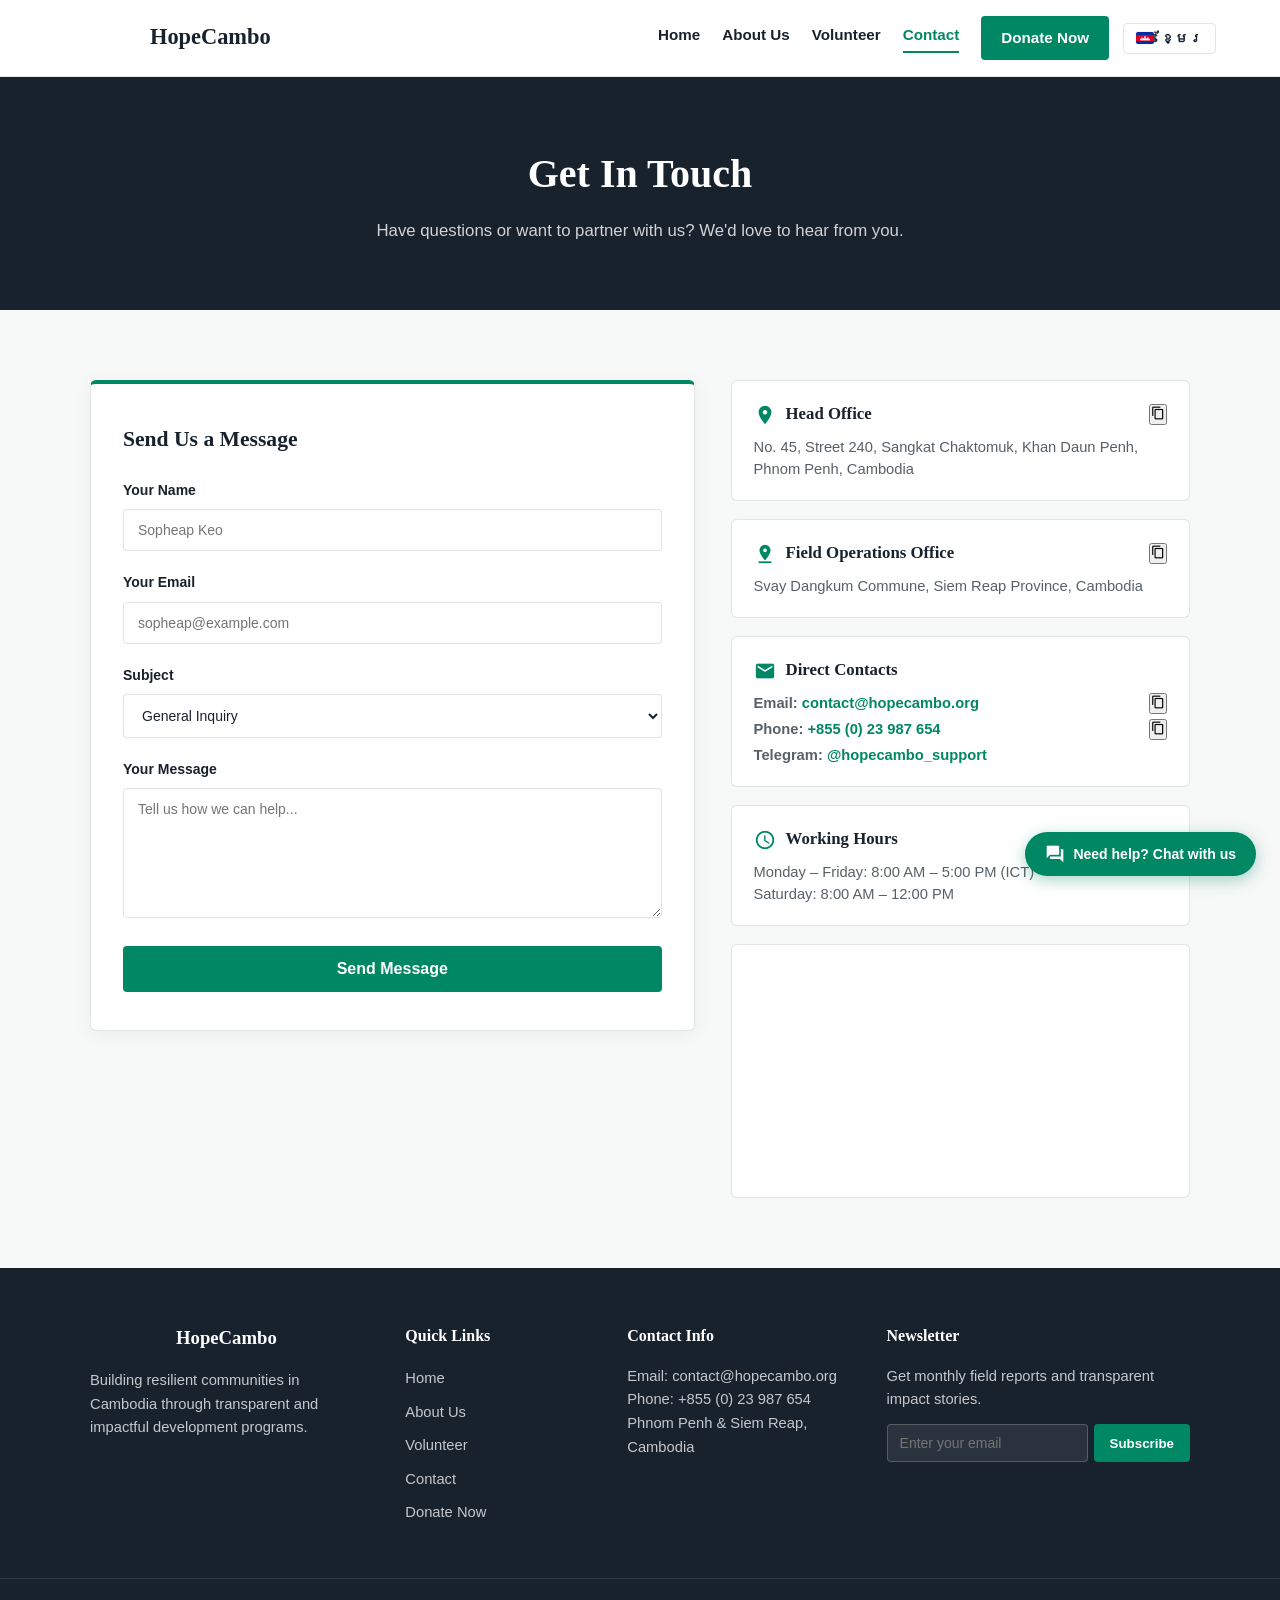
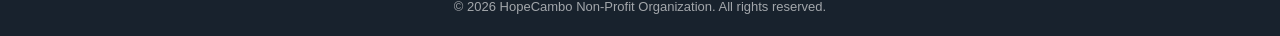
<file: contact.html>
<!DOCTYPE html>
<html lang="en">
<head>
    <meta charset="UTF-8">
    <meta name="viewport" content="width=device-width, initial-scale=1.0">
    <title>Contact Us - Hope Cambo</title>
    <!-- Google Fonts: Kantumruy Pro & Material Icons -->
    <link rel="preconnect" href="https://fonts.googleapis.com">
    <link rel="preconnect" href="https://fonts.gstatic.com" crossorigin>
    <link href="https://fonts.googleapis.com/css2?family=Kantumruy+Pro:wght@400;600;700&display=swap" rel="stylesheet">
    <link rel="stylesheet" href="https://fonts.googleapis.com/icon?family=Material+Icons">
    <link rel="stylesheet" href="shared.css">
    <link rel="stylesheet" href="contact.css">
</head>
<body>

    <!-- Header Section -->
    <header class="header">
        <div class="logo">
            <a href="index.html"><span class="material-icons logo-icon">eco</span> HopeCambo</a>
        </div>
        
        <button class="menu-toggle" aria-label="Toggle navigation">
            <span class="material-icons">menu</span>
        </button>

        <nav class="nav">
            <a href="index.html" data-i18n="nav_home">Home</a>
            <a href="about.html" data-i18n="nav_about">About Us</a>
            <a href="volunteer.html" data-i18n="nav_volunteer">Volunteer</a>
            <a href="contact.html" class="active" data-i18n="nav_contact">Contact</a>
            <a href="donate.html" class="donate-btn" data-i18n="nav_donate">Donate Now</a>
            <button class="lang-toggle" id="langToggle" aria-label="Switch to Khmer" title="ប្តូរទៅភាសាខ្មែរ (Switch to Khmer)">
                <svg class="flag-icon" viewBox="0 0 30 20" width="18" height="12" aria-hidden="true"><rect width="30" height="20" fill="#032ea1"/><rect y="5" width="30" height="10" fill="#e00025"/><g fill="#ffffff"><rect x="7" y="11" width="16" height="3"/><rect x="9" y="10" width="12" height="1"/><polygon points="15,6 13,10 17,10"/><polygon points="10,8 9,10 11,10"/><polygon points="20,8 19,10 21,10"/></g></svg>
                <span>ខ្មែរ</span>
            </button>
        </nav>
    </header>

    <main>
        <!-- Page Title -->
        <section class="page-title">
            <h1 data-i18n="contact_title">Get In Touch</h1>
            <p data-i18n="contact_sub">Have questions or want to partner with us? We'd love to hear from you.</p>
        </section>

        <!-- Contact Section -->
        <section class="contact-section">
            <div class="container contact-grid">
                
                <!-- Contact Form Box -->
                <div class="contact-form-box reveal">
                    <h3 data-i18n="contact_form_title">Send Us a Message</h3>
                    <form id="contactForm">
                        <div class="form-group">
                            <label for="contactName" data-i18n="contact_name_lbl">Your Name</label>
                            <input type="text" id="contactName" placeholder="Sopheap Keo" required>
                        </div>

                        <div class="form-group">
                            <label for="contactEmail" data-i18n="contact_email_lbl">Your Email</label>
                            <input type="email" id="contactEmail" placeholder="sopheap@example.com" required>
                        </div>

                        <div class="form-group">
                            <label for="contactSubject" data-i18n="contact_subject_lbl">Subject</label>
                            <select id="contactSubject">
                                <option value="general" data-i18n="contact_subject_opt1">General Inquiry</option>
                                <option value="partnership" data-i18n="contact_subject_opt2">Partnership Opportunity</option>
                                <option value="donation" data-i18n="contact_subject_opt3">Donation Question</option>
                                <option value="volunteer" data-i18n="contact_subject_opt4">Volunteer Information</option>
                                <option value="media" data-i18n="contact_subject_opt5">Media & Press</option>
                            </select>
                        </div>

                        <div class="form-group">
                            <label for="contactMsg" data-i18n="contact_msg_lbl">Your Message</label>
                            <textarea id="contactMsg" placeholder="Tell us how we can help..." required></textarea>
                        </div>

                        <button type="submit" class="submit-btn" data-i18n="contact_submit_btn">Send Message</button>
                    </form>
                </div>

                <!-- Contact Info Sidebar -->
                <div class="contact-info-sidebar reveal reveal-delay-1">
                    <div class="info-card">
                        <div style="display: flex; justify-content: space-between; align-items: center; margin-bottom: 8px;">
                            <h4 style="margin-bottom: 0;"><span class="material-icons">location_on</span> <span data-i18n="contact_office_h">Head Office</span></h4>
                            <button type="button" class="copy-chip" data-copy="No. 45, Street 240, Sangkat Chaktomuk, Khan Daun Penh, Phnom Penh, Cambodia" title="Copy Address">
                                <span class="material-icons" style="font-size: 14px;">content_copy</span>
                            </button>
                        </div>
                        <p data-i18n="contact_office_p">No. 45, Street 240, Sangkat Chaktomuk, Khan Daun Penh, Phnom Penh, Cambodia</p>
                    </div>

                    <div class="info-card">
                        <div style="display: flex; justify-content: space-between; align-items: center; margin-bottom: 8px;">
                            <h4 style="margin-bottom: 0;"><span class="material-icons">pin_drop</span> <span data-i18n="contact_field_h">Field Operations Office</span></h4>
                            <button type="button" class="copy-chip" data-copy="Svay Dangkum Commune, Siem Reap Province, Cambodia" title="Copy Address">
                                <span class="material-icons" style="font-size: 14px;">content_copy</span>
                            </button>
                        </div>
                        <p data-i18n="contact_field_p">Svay Dangkum Commune, Siem Reap Province, Cambodia</p>
                    </div>

                    <div class="info-card">
                        <h4><span class="material-icons">email</span> <span>Direct Contacts</span></h4>
                        <p style="display: flex; align-items: center; justify-content: space-between;">
                            <span><strong>Email:</strong> <a href="mailto:contact@hopecambo.org">contact@hopecambo.org</a></span>
                            <button type="button" class="copy-chip" data-copy="contact@hopecambo.org" title="Copy Email">
                                <span class="material-icons" style="font-size: 14px;">content_copy</span>
                            </button>
                        </p>
                        <p style="display: flex; align-items: center; justify-content: space-between; margin-top: 4px;">
                            <span><strong>Phone:</strong> <a href="tel:+85523987654">+855 (0) 23 987 654</a></span>
                            <button type="button" class="copy-chip" data-copy="+85523987654" title="Copy Phone">
                                <span class="material-icons" style="font-size: 14px;">content_copy</span>
                            </button>
                        </p>
                        <p style="margin-top: 4px;"><strong>Telegram:</strong> <a href="https://t.me/hopecambo_support" target="_blank" rel="noopener">@hopecambo_support</a></p>
                    </div>

                    <div class="info-card">
                        <h4><span class="material-icons">schedule</span> <span>Working Hours</span></h4>
                        <p>Monday – Friday: 8:00 AM – 5:00 PM (ICT)</p>
                        <p>Saturday: 8:00 AM – 12:00 PM</p>
                    </div>

                    <div class="map-card">
                        <iframe 
                            title="HopeCambo Location Map"
                            src="https://www.google.com/maps/embed?pb=!1m18!1m12!1m3!1d125134.99120610543!2d104.83281005!3d11.57966355!2m3!1f0!2f0!3f0!3m2!1i1024!2i768!4f13.1!3m3!1m2!1s0x3109513dc76a6be3%3A0x9c010ee85ab525bb!2sPhnom%20Penh%2C%20Cambodia!5e0!3m2!1sen!2skh!4v1700000000000!5m2!1sen!2skh"
                            loading="lazy">
                        </iframe>
                    </div>
                </div>

            </div>
        </section>

        <!-- Message Confirmation Modal -->
        <div class="checkout-modal" id="contactSuccessModal" aria-hidden="true" role="dialog" aria-modal="true">
            <div class="checkout-box">
                <button class="modal-close" id="contactSuccessClose" aria-label="Close modal">&times;</button>
                <span class="material-icons success-icon">check_circle</span>
                <h3 data-i18n="contact_success_title">Message Sent Successfully!</h3>
                <p style="color: var(--c-muted); font-size: 14px; margin-bottom: 20px;" data-i18n="contact_success_desc">Thank you for reaching out. Our team in Phnom Penh will review your message and respond within 24-48 hours.</p>
                <a href="index.html" class="submit-btn" style="display: block; text-decoration: none; margin-bottom: 10px;" data-i18n="thank_close_btn">Return to Home</a>
                <button type="button" class="btn btn-outline" id="contactDismissBtn" style="width: 100%; border: 1px solid var(--c-border); background: transparent; padding: 10px; border-radius: 4px; font-weight: 600; cursor: pointer; color: var(--c-dark);" data-i18n="close_modal_btn">Close</button>
            </div>
        </div>
    </main>

    <!-- Footer Section with Newsletter -->
    <footer class="footer">
        <div class="container footer-content">
            <div class="footer-col">
                <h3><span class="material-icons footer-logo-icon">eco</span> HopeCambo</h3>
                <p data-i18n="footer_desc">Building resilient communities in Cambodia through transparent and impactful development programs.</p>
            </div>
            <div class="footer-col">
                <h4 data-i18n="footer_quick_links">Quick Links</h4>
                <ul>
                    <li><a href="index.html" data-i18n="nav_home">Home</a></li>
                    <li><a href="about.html" data-i18n="nav_about">About Us</a></li>
                    <li><a href="volunteer.html" data-i18n="nav_volunteer">Volunteer</a></li>
                    <li><a href="contact.html" data-i18n="nav_contact">Contact</a></li>
                    <li><a href="donate.html" data-i18n="nav_donate">Donate</a></li>
                </ul>
            </div>
            <div class="footer-col">
                <h4 data-i18n="footer_contact_title">Contact Info</h4>
                <p data-i18n="footer_email">Email: contact@hopecambo.org</p>
                <p data-i18n="footer_phone">Phone: +855 (0) 23 987 654</p>
                <p data-i18n="footer_address">Phnom Penh & Siem Reap, Cambodia</p>
            </div>
            <div class="footer-col">
                <h4 data-i18n="footer_news_title">Newsletter</h4>
                <p data-i18n="footer_news_sub">Get monthly field reports and transparent impact stories.</p>
                <form class="newsletter-form" id="newsletterForm">
                    <div class="newsletter-input-group">
                        <input type="email" id="newsletterEmail" class="newsletter-input" placeholder="Enter your email" data-i18n-ph="footer_news_ph" required>
                        <button type="submit" class="newsletter-btn" data-i18n="footer_news_btn">Subscribe</button>
                    </div>
                    <div class="newsletter-feedback" id="newsletterFeedback"></div>
                </form>
            </div>
        </div>
        <div class="footer-bottom">
            <p data-i18n="footer_rights">&copy; 2026 HopeCambo Non-Profit Organization. All rights reserved.</p>
        </div>
    </footer>

    <!-- Translations & Script -->
    <script src="translations.js"></script>
    <script>
        // One-click Copy for Contacts
        document.querySelectorAll('.copy-chip').forEach(btn => {
            btn.addEventListener('click', (e) => {
                e.preventDefault();
                const text = btn.getAttribute('data-copy');
                if (text) {
                    navigator.clipboard.writeText(text).then(() => {
                        const msg = (currentLang === 'km' && translations.km.copied_toast) ? translations.km.copied_toast : 'Copied to clipboard!';
                        showToast(msg);
                    });
                }
            });
        });

        // Contact Form Submission & Modal Controls
        const contactForm = document.getElementById('contactForm');
        const contactSuccessModal = document.getElementById('contactSuccessModal');
        const contactSuccessClose = document.getElementById('contactSuccessClose');
        const contactDismissBtn = document.getElementById('contactDismissBtn');

        function closeContactModal() {
            if (contactSuccessModal) {
                contactSuccessModal.classList.remove('active');
                contactSuccessModal.setAttribute('aria-hidden', 'true');
            }
        }

        if (contactForm && contactSuccessModal) {
            contactForm.addEventListener('submit', (e) => {
                e.preventDefault();
                contactSuccessModal.classList.add('active');
                contactSuccessModal.setAttribute('aria-hidden', 'false');
                contactForm.reset();
            });
        }

        if (contactSuccessClose) contactSuccessClose.addEventListener('click', closeContactModal);
        if (contactDismissBtn) contactDismissBtn.addEventListener('click', closeContactModal);

        if (contactSuccessModal) {
            contactSuccessModal.addEventListener('click', (e) => {
                if (e.target === contactSuccessModal) closeContactModal();
            });
        }

        document.addEventListener('keydown', (e) => {
            if (e.key === 'Escape' && contactSuccessModal && contactSuccessModal.classList.contains('active')) {
                closeContactModal();
            }
        });
    </script>
</body>
</html>
</file>
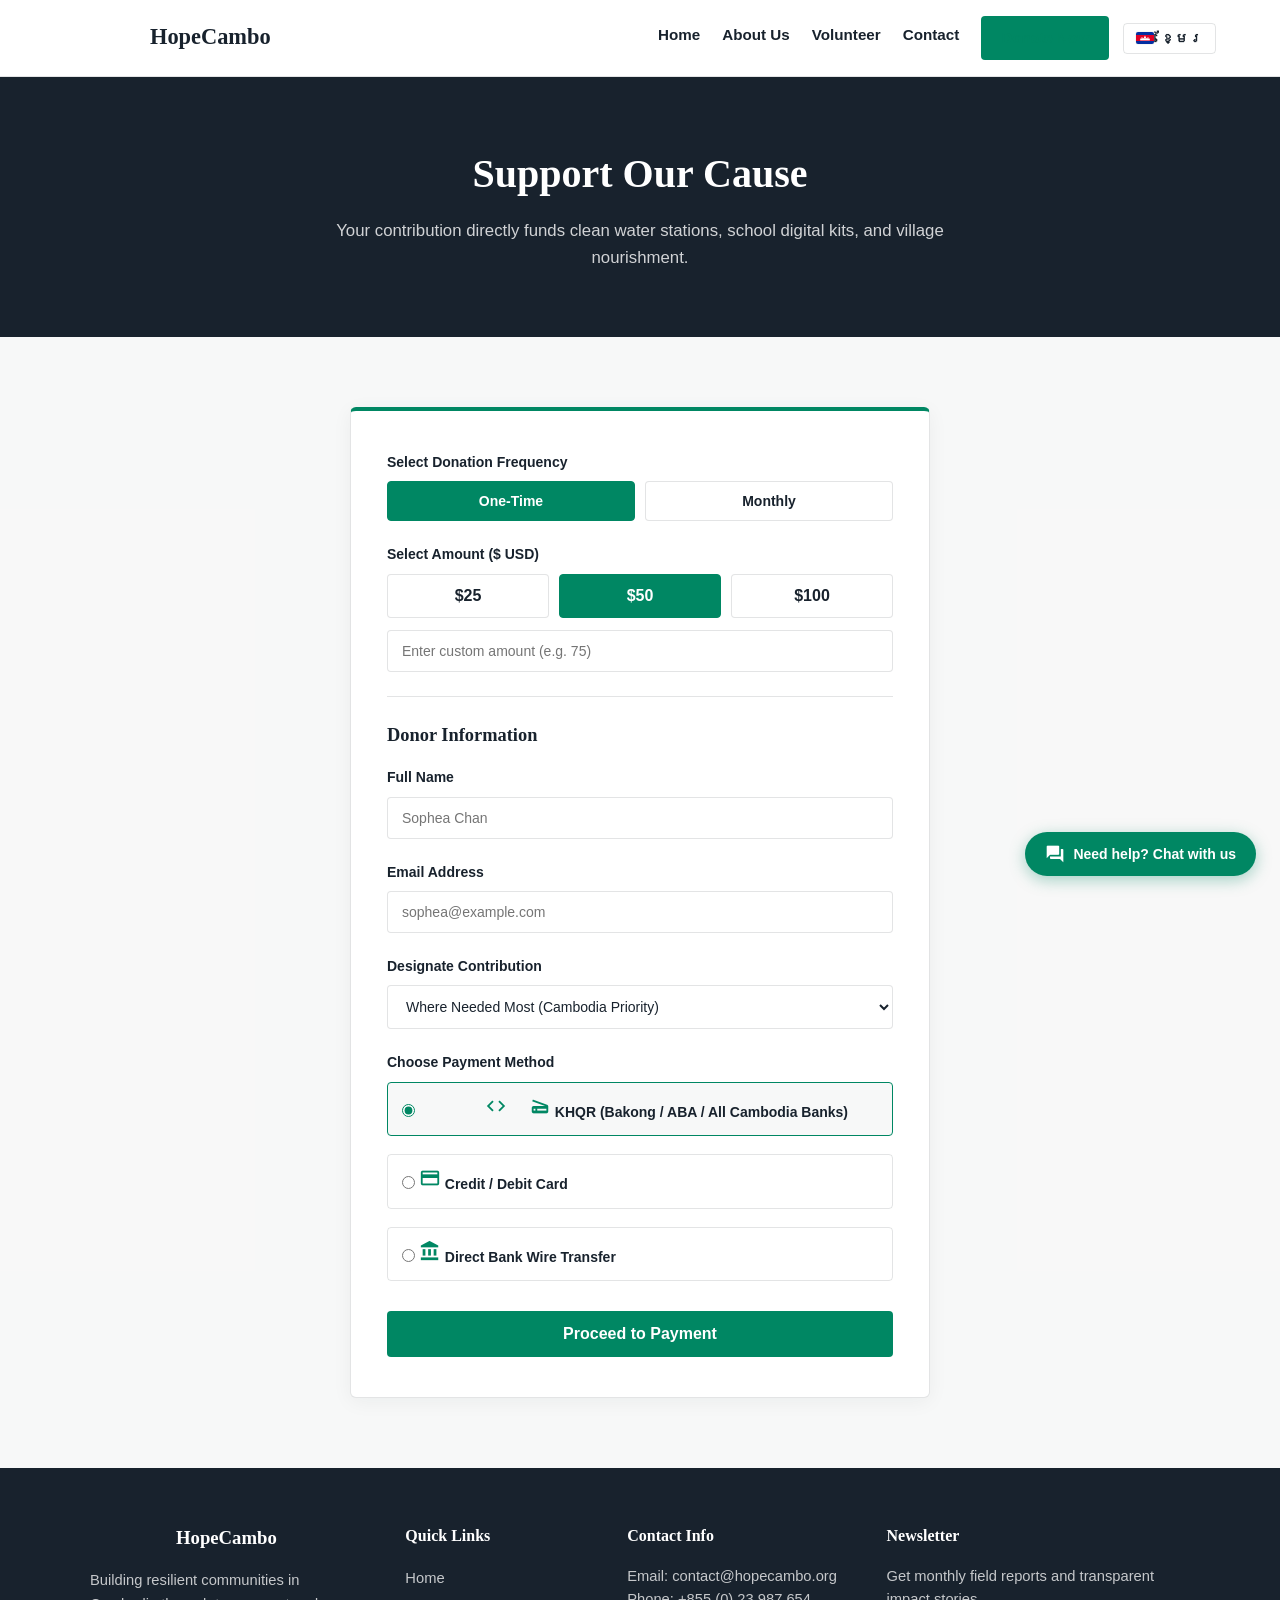
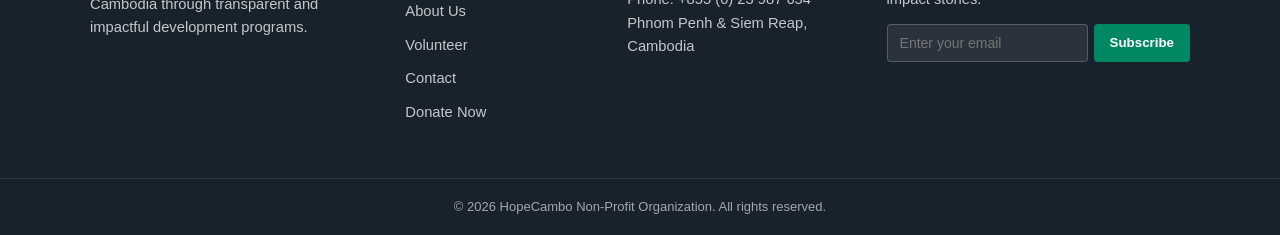
<file: donate.html>
<!DOCTYPE html>
<html lang="en">
<head>
    <meta charset="UTF-8">
    <meta name="viewport" content="width=device-width, initial-scale=1.0">
    <title>Donate - Hope Cambo</title>
    <!-- Google Fonts: Kantumruy Pro & Material Icons -->
    <link rel="preconnect" href="https://fonts.googleapis.com">
    <link rel="preconnect" href="https://fonts.gstatic.com" crossorigin>
    <link href="https://fonts.googleapis.com/css2?family=Kantumruy+Pro:wght@400;600;700&display=swap" rel="stylesheet">
    <link rel="stylesheet" href="https://fonts.googleapis.com/icon?family=Material+Icons">
    <link rel="stylesheet" href="shared.css">
    <link rel="stylesheet" href="donate.css">
</head>
<body>

    <!-- Header Section -->
    <header class="header">
        <div class="logo">
            <a href="index.html"><span class="material-icons logo-icon">eco</span> HopeCambo</a>
        </div>
        
        <button class="menu-toggle" aria-label="Toggle navigation">
            <span class="material-icons">menu</span>
        </button>

        <nav class="nav">
            <a href="index.html" data-i18n="nav_home">Home</a>
            <a href="about.html" data-i18n="nav_about">About Us</a>
            <a href="volunteer.html" data-i18n="nav_volunteer">Volunteer</a>
            <a href="contact.html" data-i18n="nav_contact">Contact</a>
            <a href="donate.html" class="donate-btn active" data-i18n="nav_donate">Donate Now</a>
            <button class="lang-toggle" id="langToggle" aria-label="Switch to Khmer" title="ប្តូរទៅភាសាខ្មែរ (Switch to Khmer)">
                <svg class="flag-icon" viewBox="0 0 30 20" width="18" height="12" aria-hidden="true"><rect width="30" height="20" fill="#032ea1"/><rect y="5" width="30" height="10" fill="#e00025"/><g fill="#ffffff"><rect x="7" y="11" width="16" height="3"/><rect x="9" y="10" width="12" height="1"/><polygon points="15,6 13,10 17,10"/><polygon points="10,8 9,10 11,10"/><polygon points="20,8 19,10 21,10"/></g></svg>
                <span>ខ្មែរ</span>
            </button>
        </nav>
    </header>

    <main>
        <!-- Page Title -->
        <section class="page-title reveal">
            <h1 data-i18n="donate_banner_title">Support Our Cause</h1>
            <p data-i18n="donate_banner_sub">Your contribution directly funds clean water stations, school digital kits, and village nourishment.</p>
        </section>

        <!-- Donation Form Section -->
        <section class="form-section">
            <div class="form-box reveal">
                <form id="donationForm">
                    <!-- Frequency Options -->
                    <div class="form-group">
                        <label data-i18n="donate_freq_lbl">Select Donation Frequency</label>
                        <div class="freq-options">
                            <button type="button" class="freq-btn active" data-freq="once" data-i18n="donate_freq_once">One-Time</button>
                            <button type="button" class="freq-btn" data-freq="month" data-i18n="donate_freq_month">Monthly</button>
                        </div>
                    </div>

                    <!-- Preset Amounts -->
                    <div class="form-group">
                        <label data-i18n="donate_amt_lbl">Select Amount ($ USD)</label>
                        <div class="amount-options">
                            <button type="button" class="amount-btn" data-amt="25">$25</button>
                            <button type="button" class="amount-btn active" data-amt="50">$50</button>
                            <button type="button" class="amount-btn" data-amt="100">$100</button>
                        </div>
                        <input type="number" id="customAmount" class="form-control" placeholder="Or enter custom amount (e.g. 75)" data-i18n-ph="donate_custom_ph" min="1">
                    </div>

                    <hr>

                    <!-- User Information -->
                    <h3 style="font-size: 1.15rem; margin-bottom: 16px; color: var(--c-dark);" data-i18n="donate_info_h">Donor Information</h3>

                    <div class="form-group">
                        <label for="fullName" data-i18n="donate_name_lbl">Full Name</label>
                        <input type="text" id="fullName" name="full_name" placeholder="Sophea Chan" required>
                    </div>

                    <div class="form-group">
                        <label for="email" data-i18n="donate_email_lbl">Email Address</label>
                        <input type="email" id="email" name="email" placeholder="sophea@example.com" required>
                    </div>

                    <div class="form-group">
                        <label for="campaignSelect" data-i18n="donate_camp_lbl">Designate Contribution</label>
                        <select id="campaignSelect" name="campaign">
                            <option value="general" data-i18n="donate_camp_gen">Where Needed Most (Cambodia Priority)</option>
                            <option value="water" data-i18n="donate_camp_water">Clean Water for Siem Reap Schools</option>
                            <option value="digital" data-i18n="donate_camp_edu">Digital Classrooms in Battambang</option>
                            <option value="food" data-i18n="donate_camp_food">Emergency Food & Seed Assistance</option>
                            <option value="health" data-i18n="donate_camp_health">Solar Power for Rural Health Clinics</option>
                            <option value="women" data-i18n="donate_camp_women">Clean Water Artisan & Weaving Micro-Grants</option>
                            <option value="sanitation" data-i18n="donate_camp_sanitation">Eco-Friendly School Sanitation Blocks</option>
                        </select>
                    </div>

                    <!-- Payment Method -->
                    <div class="form-group">
                        <label data-i18n="donate_method_lbl">Choose Payment Method</label>
                        <div class="payment-methods">
                            <label class="payment-card active" data-method="khqr">
                                <input type="radio" name="payment_method" value="khqr" checked>
                                <span class="material-icons">qr_code_scanner</span>
                                <span data-i18n="donate_method_khqr">KHQR (Bakong / ABA / All Cambodia Banks)</span>
                            </label>
                            <label class="payment-card" data-method="card">
                                <input type="radio" name="payment_method" value="card">
                                <span class="material-icons">credit_card</span>
                                <span data-i18n="donate_method_card">Credit / Debit Card</span>
                            </label>
                            <label class="payment-card" data-method="bank">
                                <input type="radio" name="payment_method" value="bank">
                                <span class="material-icons">account_balance</span>
                                <span data-i18n="donate_method_bank">Direct Bank Wire Transfer</span>
                            </label>
                        </div>

                        <!-- Card Payment Details Panel -->
                        <div class="payment-detail-panel" id="cardDetailPanel">
                            <h4 data-i18n="card_info_h">Card Payment Details</h4>
                            <div class="form-group" style="margin-bottom: 12px;">
                                <label for="cardNumber" data-i18n="card_num_lbl">Card Number</label>
                                <input type="text" id="cardNumber" placeholder="1234 5678 9012 3456" maxlength="19">
                            </div>
                            <div class="card-inputs-grid" style="margin-bottom: 12px;">
                                <div>
                                    <label for="cardExp" data-i18n="card_exp_lbl">Expiry (MM/YY)</label>
                                    <input type="text" id="cardExp" placeholder="MM/YY" maxlength="5">
                                </div>
                                <div>
                                    <label for="cardCvv" data-i18n="card_cvv_lbl">CVV / CVC</label>
                                    <input type="password" id="cardCvv" placeholder="123" maxlength="4">
                                </div>
                            </div>
                            <div class="form-group" style="margin-bottom: 0;">
                                <label for="cardName" data-i18n="card_name_lbl">Cardholder Name</label>
                                <input type="text" id="cardName" placeholder="Full Name on Card">
                            </div>
                        </div>

                        <!-- Bank Wire Transfer Details Panel -->
                        <div class="payment-detail-panel" id="bankDetailPanel">
                            <h4 data-i18n="bank_info_h">Cambodian Direct Bank Transfer Details</h4>
                            <p data-i18n="bank_info_desc">Please transfer to our certified NGO account via ABA or ACLEDA, then click confirm below.</p>
                            
                            <div class="bank-detail-list">
                                <div class="bank-detail-item">
                                    <div>
                                        <span class="bank-detail-label" data-i18n="bank_aba_usd_lbl">ABA Bank USD</span>
                                        <span class="bank-detail-val">001 892 456</span>
                                    </div>
                                    <button type="button" class="copy-chip" data-copy="001892456">
                                        <span class="material-icons" style="font-size: 14px;">content_copy</span>
                                        <span data-i18n="copy_btn">Copy</span>
                                    </button>
                                </div>
                                <div class="bank-detail-item">
                                    <div>
                                        <span class="bank-detail-label" data-i18n="bank_aba_khr_lbl">ABA Bank KHR</span>
                                        <span class="bank-detail-val">001 892 457</span>
                                    </div>
                                    <button type="button" class="copy-chip" data-copy="001892457">
                                        <span class="material-icons" style="font-size: 14px;">content_copy</span>
                                        <span data-i18n="copy_btn">Copy</span>
                                    </button>
                                </div>
                                <div class="bank-detail-item">
                                    <div>
                                        <span class="bank-detail-label">Beneficiary Name</span>
                                        <span class="bank-detail-val" data-i18n="bank_account_name">HopeCambo Community Foundation</span>
                                    </div>
                                </div>
                                <div class="bank-detail-item">
                                    <div>
                                        <span class="bank-detail-label" data-i18n="bank_swift_lbl">SWIFT / BIC</span>
                                        <span class="bank-detail-val">ABACPPPH</span>
                                    </div>
                                    <button type="button" class="copy-chip" data-copy="ABACPPPH">
                                        <span class="material-icons" style="font-size: 14px;">content_copy</span>
                                        <span data-i18n="copy_btn">Copy</span>
                                    </button>
                                </div>
                            </div>
                        </div>
                    </div>

                    <button type="submit" class="submit-btn" id="proceedBtn" data-i18n="donate_submit_btn">Proceed to Payment</button>
                </form>
            </div>
        </section>

        <!-- KHQR Payment Modal -->
        <div class="checkout-modal" id="khqrModal" aria-hidden="true" role="dialog" aria-modal="true">
            <div class="checkout-box">
                <button class="modal-close" id="khqrClose" aria-label="Close KHQR modal">&times;</button>
                <span class="khqr-badge">KHQR</span>
                <h3 data-i18n="khqr_modal_title">Scan KHQR to Donate</h3>
                <p style="font-size: 13px; color: var(--c-muted); margin-bottom: 12px;" data-i18n="khqr_modal_sub">Scan with Bakong, ABA Mobile, or any Cambodian banking app.</p>
                
                <div class="khqr-amount-display" id="modalAmountDisplay">$50.00 USD</div>
                <div style="font-size: 13px; color: var(--c-muted); margin-bottom: 10px;" id="modalKhrDisplay">~ 205,000 KHR</div>

                <!-- Styled SVG KHQR Pattern -->
                <div class="khqr-qr-container">
                    <svg viewBox="0 0 100 100" width="100%" height="100%">
                        <!-- Corner Markers -->
                        <rect x="5" y="5" width="26" height="26" fill="#18222d" />
                        <rect x="9" y="9" width="18" height="18" fill="#ffffff" />
                        <rect x="13" y="13" width="10" height="10" fill="#e11d48" />

                        <rect x="69" y="5" width="26" height="26" fill="#18222d" />
                        <rect x="73" y="9" width="18" height="18" fill="#ffffff" />
                        <rect x="77" y="13" width="10" height="10" fill="#e11d48" />

                        <rect x="5" y="69" width="26" height="26" fill="#18222d" />
                        <rect x="9" y="73" width="18" height="18" fill="#ffffff" />
                        <rect x="13" y="77" width="10" height="10" fill="#e11d48" />

                        <!-- Center Logo Mock -->
                        <rect x="42" y="42" width="16" height="16" fill="#008763" rx="3" />
                        <text x="50" y="53" fill="#ffffff" font-size="9" font-family="sans-serif" text-anchor="middle" font-weight="bold">HC</text>

                        <!-- Simulated Data Dots -->
                        <rect x="36" y="8" width="6" height="6" fill="#18222d"/>
                        <rect x="46" y="14" width="6" height="6" fill="#18222d"/>
                        <rect x="56" y="8" width="6" height="6" fill="#18222d"/>
                        <rect x="36" y="24" width="6" height="6" fill="#18222d"/>
                        <rect x="56" y="24" width="6" height="6" fill="#18222d"/>
                        <rect x="8" y="36" width="6" height="6" fill="#18222d"/>
                        <rect x="22" y="44" width="6" height="6" fill="#18222d"/>
                        <rect x="14" y="54" width="6" height="6" fill="#18222d"/>
                        <rect x="68" y="36" width="6" height="6" fill="#18222d"/>
                        <rect x="84" y="44" width="6" height="6" fill="#18222d"/>
                        <rect x="76" y="54" width="6" height="6" fill="#18222d"/>
                        <rect x="36" y="68" width="6" height="6" fill="#18222d"/>
                        <rect x="46" y="78" width="6" height="6" fill="#18222d"/>
                        <rect x="58" y="68" width="6" height="6" fill="#18222d"/>
                        <rect x="40" y="88" width="6" height="6" fill="#18222d"/>
                        <rect x="72" y="72" width="6" height="6" fill="#18222d"/>
                        <rect x="84" y="84" width="6" height="6" fill="#18222d"/>
                        <rect x="66" y="88" width="6" height="6" fill="#18222d"/>
                    </svg>
                </div>

                <div class="khqr-live-status">
                    <span class="khqr-pulse-dot"></span>
                    <span>Awaiting live payment confirmation...</span>
                </div>

                <div class="khqr-timer">Expires in: <strong id="timer">15:00</strong></div>

                <button type="button" class="khqr-save-btn" id="saveQrBtn">
                    <span class="material-icons" style="font-size: 16px;">download</span>
                    <span data-i18n="qr_save_btn">Download / Save QR</span>
                </button>

                <button type="button" class="submit-btn" id="confirmPaymentBtn" data-i18n="khqr_scan_confirm">I Have Completed Payment</button>
            </div>
        </div>

        <!-- Thank You / Receipt Modal -->
        <div class="checkout-modal" id="thankModal" aria-hidden="true" role="dialog" aria-modal="true">
            <div class="checkout-box">
                <button class="modal-close" id="thankClose" aria-label="Close receipt modal">&times;</button>
                <span class="material-icons success-icon">check_circle</span>
                <h3 data-i18n="thank_modal_title">Thank You For Your Generosity!</h3>
                <p style="color: var(--c-muted); font-size: 14px;" data-i18n="thank_modal_sub">Your donation makes an immediate and verified difference in Cambodia.</p>

                <div class="receipt-card">
                    <div class="receipt-row">
                        <span>Transaction Reference:</span>
                        <strong id="receiptTxn">HC-2026-89412</strong>
                    </div>
                    <div class="receipt-row">
                        <span>Donor Name:</span>
                        <strong id="receiptName">Sophea Chan</strong>
                    </div>
                    <div class="receipt-row">
                        <span>Designation:</span>
                        <strong id="receiptCamp">Clean Water for Siem Reap Schools</strong>
                    </div>
                    <div class="receipt-row">
                        <span>Payment Method:</span>
                        <strong id="receiptMethod">KHQR (Bakong / ABA)</strong>
                    </div>
                    <div class="receipt-row">
                        <span>Total Paid:</span>
                        <strong id="receiptAmount">$50.00 USD</strong>
                    </div>
                </div>

                <button type="button" class="btn btn-outline" id="printReceiptBtn" style="width: 100%; border: 1px solid var(--c-primary); color: var(--c-primary); padding: 11px; border-radius: 4px; font-weight: 600; cursor: pointer; display: flex; align-items: center; justify-content: center; gap: 6px; margin-bottom: 10px; background: transparent;">
                    <span class="material-icons" style="font-size: 18px;">print</span>
                    <span data-i18n="print_receipt">Print / Save Receipt (PDF)</span>
                </button>

                <a href="index.html" class="submit-btn" style="display: block; text-decoration: none;" data-i18n="thank_close_btn">Return to Home</a>
            </div>
        </div>
    </main>

    <!-- Footer Section with Newsletter -->
    <footer class="footer">
        <div class="container footer-content">
            <div class="footer-col">
                <h3><span class="material-icons footer-logo-icon">eco</span> HopeCambo</h3>
                <p data-i18n="footer_desc">Building resilient communities in Cambodia through transparent and impactful development programs.</p>
            </div>
            <div class="footer-col">
                <h4 data-i18n="footer_quick_links">Quick Links</h4>
                <ul>
                    <li><a href="index.html" data-i18n="nav_home">Home</a></li>
                    <li><a href="about.html" data-i18n="nav_about">About Us</a></li>
                    <li><a href="volunteer.html" data-i18n="nav_volunteer">Volunteer</a></li>
                    <li><a href="contact.html" data-i18n="nav_contact">Contact</a></li>
                    <li><a href="donate.html" data-i18n="nav_donate">Donate</a></li>
                </ul>
            </div>
            <div class="footer-col">
                <h4 data-i18n="footer_contact_title">Contact Info</h4>
                <p data-i18n="footer_email">Email: contact@hopecambo.org</p>
                <p data-i18n="footer_phone">Phone: +855 (0) 23 987 654</p>
                <p data-i18n="footer_address">Phnom Penh & Siem Reap, Cambodia</p>
            </div>
            <div class="footer-col">
                <h4 data-i18n="footer_news_title">Newsletter</h4>
                <p data-i18n="footer_news_sub">Get monthly field reports and transparent impact stories.</p>
                <form class="newsletter-form" id="newsletterForm">
                    <div class="newsletter-input-group">
                        <input type="email" id="newsletterEmail" class="newsletter-input" placeholder="Enter your email" data-i18n-ph="footer_news_ph" required>
                        <button type="submit" class="newsletter-btn" data-i18n="footer_news_btn">Subscribe</button>
                    </div>
                    <div class="newsletter-feedback" id="newsletterFeedback"></div>
                </form>
            </div>
        </div>
        <div class="footer-bottom">
            <p data-i18n="footer_rights">&copy; 2026 HopeCambo Non-Profit Organization. All rights reserved.</p>
        </div>
    </footer>

    <!-- Translations & Checkout Logic -->
    <script src="translations.js"></script>
    <script>
        // Amount & Frequency selection
        let selectedAmount = 50;
        const amountBtns = document.querySelectorAll('.amount-btn');
        const customAmountInput = document.getElementById('customAmount');

        amountBtns.forEach(btn => {
            btn.addEventListener('click', () => {
                amountBtns.forEach(b => b.classList.remove('active'));
                btn.classList.add('active');
                selectedAmount = parseInt(btn.getAttribute('data-amt'), 10);
                customAmountInput.value = '';
            });
        });

        customAmountInput.addEventListener('input', () => {
            if (customAmountInput.value > 0) {
                amountBtns.forEach(b => b.classList.remove('active'));
                selectedAmount = parseFloat(customAmountInput.value);
            }
        });

        const freqBtns = document.querySelectorAll('.freq-btn');
        freqBtns.forEach(btn => {
            btn.addEventListener('click', () => {
                freqBtns.forEach(b => b.classList.remove('active'));
                btn.classList.add('active');
            });
        });

        // Payment Method Panel Toggling
        const paymentCards = document.querySelectorAll('.payment-card');
        const cardDetailPanel = document.getElementById('cardDetailPanel');
        const bankDetailPanel = document.getElementById('bankDetailPanel');

        paymentCards.forEach(card => {
            card.addEventListener('click', () => {
                paymentCards.forEach(c => c.classList.remove('active'));
                card.classList.add('active');
                card.querySelector('input').checked = true;
                const method = card.getAttribute('data-method');

                if (method === 'card') {
                    cardDetailPanel.classList.add('active');
                    bankDetailPanel.classList.remove('active');
                } else if (method === 'bank') {
                    bankDetailPanel.classList.add('active');
                    cardDetailPanel.classList.remove('active');
                } else {
                    cardDetailPanel.classList.remove('active');
                    bankDetailPanel.classList.remove('active');
                }
            });
        });

        // Card Formatting Inputs
        const cardNumberInput = document.getElementById('cardNumber');
        if (cardNumberInput) {
            cardNumberInput.addEventListener('input', (e) => {
                let v = e.target.value.replace(/\D/g, '').substring(0, 16);
                let formatted = v.match(/.{1,4}/g)?.join(' ') || v;
                e.target.value = formatted;
            });
        }

        const cardExpInput = document.getElementById('cardExp');
        if (cardExpInput) {
            cardExpInput.addEventListener('input', (e) => {
                let v = e.target.value.replace(/\D/g, '').substring(0, 4);
                if (v.length >= 3) {
                    e.target.value = v.substring(0, 2) + '/' + v.substring(2);
                } else {
                    e.target.value = v;
                }
            });
        }

        // Bank Wire Copy buttons
        document.querySelectorAll('.copy-chip').forEach(chip => {
            chip.addEventListener('click', (e) => {
                e.preventDefault();
                const copyText = chip.getAttribute('data-copy');
                if (copyText) {
                    navigator.clipboard.writeText(copyText).then(() => {
                        const msg = (currentLang === 'km' && translations.km.copied_toast) ? translations.km.copied_toast : 'Copied to clipboard!';
                        showToast(msg);
                    });
                }
            });
        });

        // KHQR Active Live Countdown Timer
        let timerSeconds = 900; // 15 mins
        let timerInterval = null;
        const timerDisplay = document.getElementById('timer');

        function startTimer() {
            timerSeconds = 900;
            clearInterval(timerInterval);
            timerInterval = setInterval(() => {
                timerSeconds--;
                if (timerSeconds <= 0) {
                    clearInterval(timerInterval);
                    if (timerDisplay) timerDisplay.textContent = '00:00 (Expired)';
                    return;
                }
                const m = Math.floor(timerSeconds / 60).toString().padStart(2, '0');
                const s = (timerSeconds % 60).toString().padStart(2, '0');
                if (timerDisplay) timerDisplay.textContent = `${m}:${s}`;
            }, 1000);
        }

        function stopTimer() {
            clearInterval(timerInterval);
        }

        // Checkout Form & Modals Controller
        const donationForm = document.getElementById('donationForm');
        const khqrModal = document.getElementById('khqrModal');
        const khqrClose = document.getElementById('khqrClose');
        const thankModal = document.getElementById('thankModal');
        const thankClose = document.getElementById('thankClose');
        const confirmPaymentBtn = document.getElementById('confirmPaymentBtn');
        const saveQrBtn = document.getElementById('saveQrBtn');
        const printReceiptBtn = document.getElementById('printReceiptBtn');

        donationForm.addEventListener('submit', (e) => {
            e.preventDefault();
            const donorName = document.getElementById('fullName').value.trim() || 'Generous Supporter';
            const campSelect = document.getElementById('campaignSelect');
            const campText = campSelect.options[campSelect.selectedIndex].text;
            const chosenMethod = document.querySelector('input[name="payment_method"]:checked').value;

            document.getElementById('receiptName').textContent = donorName;
            document.getElementById('receiptCamp').textContent = campText;
            document.getElementById('receiptAmount').textContent = `$${selectedAmount.toFixed(2)} USD`;
            document.getElementById('receiptTxn').textContent = 'HC-' + Math.floor(100000 + Math.random() * 900000);

            // Receipt method label
            const receiptMethodEl = document.getElementById('receiptMethod');
            if (receiptMethodEl) {
                if (chosenMethod === 'khqr') {
                    receiptMethodEl.textContent = 'KHQR (Bakong / ABA Mobile)';
                } else if (chosenMethod === 'card') {
                    const last4 = cardNumberInput.value.replace(/\s/g, '').slice(-4) || '4242';
                    receiptMethodEl.textContent = `Credit/Debit Card (ending in ${last4})`;
                } else {
                    receiptMethodEl.textContent = 'Direct Bank Wire (ABA Bank)';
                }
            }

            if (chosenMethod === 'khqr') {
                document.getElementById('modalAmountDisplay').textContent = `$${selectedAmount.toFixed(2)} USD`;
                document.getElementById('modalKhrDisplay').textContent = `~ ${(selectedAmount * 4100).toLocaleString()} KHR`;
                khqrModal.classList.add('active');
                khqrModal.setAttribute('aria-hidden', 'false');
                startTimer();
            } else {
                thankModal.classList.add('active');
                thankModal.setAttribute('aria-hidden', 'false');
            }
        });

        if (confirmPaymentBtn) {
            confirmPaymentBtn.addEventListener('click', () => {
                stopTimer();
                khqrModal.classList.remove('active');
                khqrModal.setAttribute('aria-hidden', 'true');
                thankModal.classList.add('active');
                thankModal.setAttribute('aria-hidden', 'false');
            });
        }

        if (saveQrBtn) {
            saveQrBtn.addEventListener('click', () => {
                const info = `HopeCambo KHQR Donation | Amount: $${selectedAmount.toFixed(2)} USD (~ ${(selectedAmount * 4100).toLocaleString()} KHR) | Ref: ${document.getElementById('receiptTxn').textContent}`;
                navigator.clipboard.writeText(info).then(() => {
                    const msg = (currentLang === 'km' && translations.km.qr_save_msg) ? translations.km.qr_save_msg : 'KHQR payment details copied!';
                    showToast(msg);
                });
            });
        }

        function closeKhqrModal() {
            stopTimer();
            if (khqrModal) {
                khqrModal.classList.remove('active');
                khqrModal.setAttribute('aria-hidden', 'true');
            }
        }

        function closeThankModal() {
            if (thankModal) {
                thankModal.classList.remove('active');
                thankModal.setAttribute('aria-hidden', 'true');
            }
        }

        if (khqrClose) khqrClose.addEventListener('click', closeKhqrModal);
        if (thankClose) thankClose.addEventListener('click', closeThankModal);

        if (khqrModal) {
            khqrModal.addEventListener('click', (e) => {
                if (e.target === khqrModal) closeKhqrModal();
            });
        }

        if (thankModal) {
            thankModal.addEventListener('click', (e) => {
                if (e.target === thankModal) closeThankModal();
            });
        }

        if (printReceiptBtn) {
            printReceiptBtn.addEventListener('click', () => {
                window.print();
            });
        }

        document.addEventListener('keydown', (e) => {
            if (e.key === 'Escape') {
                closeKhqrModal();
                closeThankModal();
            }
        });
    </script>
</body>
</html>
</file>
<file: shared.css>
/* ==========================================================
   STRICT 3-COLOR SYSTEM:
   1. White:       #ffffff (backgrounds, surfaces, white text)
   2. Dark Slate:  #18222d (text, headings, footer, dark accents)
   3. Brand Green: #008763 (buttons, active states, brand accents)
   ========================================================== */

:root {
  --c-white: #ffffff;
  --c-dark: #18222d;
  --c-primary: #008763;
  --c-primary-hover: #006e50;

  /* Opacity derivations of the 3 colors */
  --c-muted: rgba(24, 34, 45, 0.72);
  --c-border: rgba(24, 34, 45, 0.12);
  --c-surface-alt: rgba(24, 34, 45, 0.03);
}

* {
  margin: 0;
  padding: 0;
  box-sizing: border-box;
}

html {
  scroll-behavior: smooth;
}

body {
  font-family: -apple-system, BlinkMacSystemFont, "Segoe UI", Roboto, "Helvetica Neue", Arial, sans-serif;
  line-height: 1.6;
  background-color: var(--c-white);
  color: var(--c-dark);
}

body.lang-khmer {
  font-family: "Kantumruy Pro", -apple-system, sans-serif;
}

body.lang-khmer h1,
body.lang-khmer h2,
body.lang-khmer h3,
body.lang-khmer h4 {
  font-family: "Kantumruy Pro", Georgia, serif;
  line-height: 1.4;
}

h1, h2, h3, h4 {
  font-family: Georgia, "Times New Roman", serif;
  color: var(--c-dark);
}

a {
  text-decoration: none;
  color: inherit;
  transition: color 0.2s ease;
}

ul {
  list-style: none;
}

img {
  max-width: 100%;
  display: block;
}

.container {
  width: 90%;
  max-width: 1100px;
  margin: 0 auto;
}

/* ---------- Header ---------- */
.header {
  background-color: var(--c-white);
  display: flex;
  justify-content: space-between;
  align-items: center;
  padding: 16px 5%;
  border-bottom: 1px solid var(--c-border);
  position: sticky;
  top: 0;
  z-index: 100;
  transition: box-shadow 0.3s ease;
}

.header.scrolled {
  box-shadow: 0 4px 20px rgba(24, 34, 45, 0.08);
}

.logo a {
  font-family: Georgia, "Times New Roman", serif;
  font-size: 1.4rem;
  font-weight: bold;
  color: var(--c-dark);
  display: inline-flex;
  align-items: center;
  gap: 8px;
}

.logo-icon {
  font-size: 1.6rem;
  color: var(--c-primary);
  display: inline-flex;
}

.lang-toggle {
  margin-left: 14px;
  background: transparent;
  border: 1px solid var(--c-border);
  color: var(--c-dark);
  padding: 7px 12px;
  border-radius: 4px;
  font-weight: 600;
  font-size: 0.85rem;
  cursor: pointer;
  transition: all 0.2s ease;
  display: inline-flex;
  align-items: center;
  justify-content: center;
  gap: 7px;
}

.lang-toggle:hover {
  border-color: var(--c-primary);
  color: var(--c-primary);
  background-color: var(--c-surface-alt);
}

.flag-icon {
  display: inline-block;
  vertical-align: middle;
  border-radius: 2px;
  box-shadow: 0 0 1px rgba(0, 0, 0, 0.35);
  flex-shrink: 0;
}

.menu-toggle {
  display: none;
  background: none;
  border: 1px solid var(--c-border);
  cursor: pointer;
  color: var(--c-dark);
  padding: 6px;
  border-radius: 4px;
}

.menu-toggle .material-icons {
  font-size: 24px;
  display: block;
}

.nav {
  display: flex;
  align-items: center;
}

.nav a {
  margin-left: 22px;
  color: var(--c-dark);
  font-weight: 600;
  font-size: 0.95rem;
  padding-bottom: 4px;
  border-bottom: 2px solid transparent;
}

.nav a:hover,
.nav a.active {
  color: var(--c-primary);
  border-bottom-color: var(--c-primary);
}

.nav .donate-btn {
  background-color: var(--c-primary);
  color: var(--c-white);
  padding: 10px 20px;
  border-radius: 4px;
  border-bottom: none;
  font-weight: 600;
  transition: background-color 0.2s ease, transform 0.2s ease;
}

.nav .donate-btn:hover {
  background-color: var(--c-primary-hover);
  color: var(--c-white);
  transform: translateY(-1px);
}

.nav .donate-btn.active {
  border-bottom: none;
}

/* ---------- Page Banner / Title ---------- */
.page-title {
  background-color: var(--c-dark);
  color: var(--c-white);
  text-align: center;
  padding: 65px 20px;
}

.page-title h1 {
  font-size: 2.5rem;
  margin-bottom: 12px;
  color: var(--c-white);
}

.page-title p {
  color: rgba(255, 255, 255, 0.8);
  font-size: 1.05rem;
  max-width: 650px;
  margin: 0 auto;
}

/* ---------- Typography & Base Utility ---------- */
.title {
  text-align: center;
  font-size: 2rem;
  margin-bottom: 8px;
  color: var(--c-dark);
}

.subtitle {
  text-align: center;
  color: var(--c-muted);
  margin-bottom: 40px;
  font-size: 1rem;
}

.tag {
  display: inline-block;
  color: var(--c-primary);
  border: 1px solid var(--c-primary);
  padding: 4px 14px;
  font-size: 12px;
  font-weight: 700;
  text-transform: uppercase;
  letter-spacing: 0.8px;
  border-radius: 3px;
  margin-bottom: 18px;
}

.btn {
  padding: 12px 24px;
  border-radius: 4px;
  font-weight: 600;
  font-size: 0.95rem;
  transition: all 0.2s ease;
  display: inline-flex;
  align-items: center;
  justify-content: center;
}

.btn-green {
  background-color: var(--c-primary);
  color: var(--c-white);
  border: 1px solid var(--c-primary);
}

.btn-green:hover {
  background-color: var(--c-primary-hover);
  border-color: var(--c-primary-hover);
  transform: translateY(-2px);
  box-shadow: 0 4px 12px rgba(0, 135, 99, 0.25);
}

.btn-outline {
  border: 1px solid var(--c-dark);
  color: var(--c-dark);
  background-color: transparent;
}

.btn-outline:hover {
  background-color: var(--c-dark);
  color: var(--c-white);
  transform: translateY(-2px);
}

/* Card Hover Effects */
.card, .about-card, .partner-card, .donor-card, .info-card, .timeline-card {
  transition: transform 0.3s cubic-bezier(0.165, 0.84, 0.44, 1), box-shadow 0.3s ease, border-color 0.3s ease;
}

.card:hover, .about-card:hover, .partner-card:hover, .donor-card:hover, .info-card:hover, .timeline-card:hover {
  transform: translateY(-6px);
  box-shadow: 0 10px 25px rgba(24, 34, 45, 0.08);
}

/* ---------- Scroll Reveal Animations ---------- */
.reveal {
  opacity: 0;
  transform: translateY(28px);
  transition: opacity 0.65s cubic-bezier(0.2, 0.8, 0.2, 1), transform 0.65s cubic-bezier(0.2, 0.8, 0.2, 1);
}

.reveal.revealed {
  opacity: 1;
  transform: translateY(0);
}

.reveal-delay-1 { transition-delay: 0.1s; }
.reveal-delay-2 { transition-delay: 0.2s; }
.reveal-delay-3 { transition-delay: 0.3s; }
.reveal-delay-4 { transition-delay: 0.4s; }

/* Progress bar transition */
.progress-bar {
  transition: width 1.2s ease-in-out;
}

/* Toast Notification */
.toast-notification {
  position: fixed;
  bottom: 84px;
  left: 50%;
  transform: translateX(-50%) translateY(20px);
  background-color: var(--c-dark);
  color: var(--c-white);
  padding: 12px 24px;
  border-radius: 30px;
  font-size: 14px;
  font-weight: 600;
  opacity: 0;
  transition: opacity 0.3s ease, transform 0.3s ease;
  z-index: 10000;
  pointer-events: none;
  box-shadow: 0 6px 20px rgba(0, 0, 0, 0.25);
  display: flex;
  align-items: center;
  gap: 8px;
}

.toast-notification.show {
  opacity: 1;
  transform: translateX(-50%) translateY(0);
}

/* Back to Top */
.back-to-top {
  position: fixed;
  bottom: 24px;
  left: 24px;
  width: 44px;
  height: 44px;
  background-color: var(--c-dark);
  color: var(--c-white);
  border: none;
  border-radius: 50%;
  cursor: pointer;
  display: flex;
  align-items: center;
  justify-content: center;
  opacity: 0;
  transform: translateY(10px);
  transition: opacity 0.3s ease, transform 0.3s ease, background-color 0.2s ease;
  z-index: 998;
  pointer-events: none;
  box-shadow: 0 4px 14px rgba(24, 34, 45, 0.2);
}

.back-to-top.visible {
  opacity: 1;
  transform: translateY(0);
  pointer-events: auto;
}

.back-to-top:hover {
  background-color: var(--c-primary);
  transform: translateY(-2px);
}

/* ---------- Quick Chat Widget ---------- */
.quick-chat-widget {
  position: fixed;
  bottom: 24px;
  right: 24px;
  z-index: 999;
}

.chat-toggle-btn {
  background-color: var(--c-primary);
  color: var(--c-white);
  border: none;
  border-radius: 50px;
  padding: 12px 20px;
  font-weight: 600;
  font-size: 14px;
  cursor: pointer;
  display: flex;
  align-items: center;
  gap: 8px;
  box-shadow: 0 4px 16px rgba(0, 135, 99, 0.35);
  transition: all 0.2s ease;
}

.chat-toggle-btn:hover {
  background-color: var(--c-primary-hover);
  transform: translateY(-2px);
}

.chat-toggle-btn .material-icons {
  font-size: 20px;
}

.chat-popup {
  display: none;
  position: absolute;
  bottom: 60px;
  right: 0;
  width: 310px;
  background-color: var(--c-white);
  border: 1px solid var(--c-border);
  border-radius: 8px;
  box-shadow: 0 10px 28px rgba(24, 34, 45, 0.18);
  overflow: hidden;
}

.chat-popup.active {
  display: block;
}

.chat-popup-header {
  background-color: var(--c-dark);
  color: var(--c-white);
  padding: 14px 16px;
  display: flex;
  justify-content: space-between;
  align-items: flex-start;
}

.chat-popup-header h4 {
  font-size: 0.95rem;
  margin-bottom: 4px;
  color: var(--c-white);
}

.chat-popup-header p {
  font-size: 11px;
  color: rgba(255, 255, 255, 0.75);
  line-height: 1.4;
}

.chat-close-btn {
  background: none;
  border: none;
  color: rgba(255, 255, 255, 0.7);
  font-size: 20px;
  cursor: pointer;
  padding: 0;
  margin-left: 8px;
  line-height: 1;
}

.chat-close-btn:hover {
  color: var(--c-white);
}

.chat-popup-body {
  padding: 14px;
  display: flex;
  flex-direction: column;
  gap: 10px;
}

.chat-channel-btn {
  display: flex;
  align-items: center;
  gap: 12px;
  padding: 10px 12px;
  border: 1px solid var(--c-border);
  border-radius: 4px;
  color: var(--c-dark);
  text-decoration: none;
  transition: all 0.2s ease;
}

.chat-channel-btn:hover {
  border-color: var(--c-primary);
  background-color: var(--c-surface-alt);
}

.channel-icon {
  font-size: 18px;
}

.channel-info {
  display: flex;
  flex-direction: column;
}

.channel-info strong {
  font-size: 13px;
  color: var(--c-dark);
}

.channel-info span {
  font-size: 11px;
  color: var(--c-muted);
}

/* ---------- Footer with Newsletter ---------- */
.footer {
  background-color: var(--c-dark);
  color: var(--c-white);
  padding-top: 55px;
}

.footer-content {
  display: grid;
  grid-template-columns: 1.5fr 1fr 1.2fr 1.5fr;
  gap: 35px;
  padding-bottom: 45px;
}

.footer-col h3,
.footer-col h4 {
  margin-bottom: 16px;
  color: var(--c-white);
}

.footer-col h3 {
  display: flex;
  align-items: center;
  gap: 8px;
}

.footer-logo-icon {
  font-size: 1.6rem;
  color: var(--c-primary);
  display: inline-flex;
}

.footer-col p,
.footer-col a {
  color: rgba(255, 255, 255, 0.75);
  font-size: 0.92rem;
  line-height: 1.6;
}

.footer-col ul li {
  margin-bottom: 8px;
}

.footer-col a:hover {
  color: var(--c-white);
  text-decoration: underline;
}

/* Newsletter Form */
.newsletter-form {
  margin-top: 12px;
}

.newsletter-input-group {
  display: flex;
  gap: 6px;
}

.newsletter-input {
  flex: 1;
  padding: 10px 12px;
  border: 1px solid rgba(255, 255, 255, 0.2);
  border-radius: 4px;
  background-color: rgba(255, 255, 255, 0.08);
  color: #fff;
  font-size: 14px;
}

.newsletter-input:focus {
  outline: none;
  border-color: var(--c-primary);
}

.newsletter-btn {
  background-color: var(--c-primary);
  color: var(--c-white);
  border: none;
  padding: 10px 16px;
  border-radius: 4px;
  font-weight: 600;
  cursor: pointer;
  transition: background-color 0.2s ease;
}

.newsletter-btn:hover {
  background-color: var(--c-primary-hover);
}

.newsletter-feedback {
  display: none;
  color: #4ade80;
  font-size: 13px;
  margin-top: 8px;
  font-weight: 600;
}

.footer-bottom {
  border-top: 1px solid rgba(255, 255, 255, 0.1);
  text-align: center;
  padding: 18px;
  color: rgba(255, 255, 255, 0.6);
  font-size: 13px;
}

/* Accessible Focus Styling */
a:focus-visible,
button:focus-visible,
input:focus-visible,
select:focus-visible,
textarea:focus-visible {
  outline: 2px solid var(--c-primary);
  outline-offset: 2px;
}

/* Nav Backdrop Overlay */
.nav-backdrop {
  display: none;
  position: fixed;
  inset: 0;
  background: rgba(24, 34, 45, 0.45);
  backdrop-filter: blur(2px);
  -webkit-backdrop-filter: blur(2px);
  z-index: 99;
  opacity: 0;
  transition: opacity 0.25s ease;
}

.nav-backdrop.active {
  display: block;
  opacity: 1;
}

/* Centralized Modal System */
.checkout-modal {
  display: none;
  position: fixed;
  inset: 0;
  background: rgba(24, 34, 45, 0.82);
  backdrop-filter: blur(4px);
  -webkit-backdrop-filter: blur(4px);
  z-index: 1000;
  align-items: center;
  justify-content: center;
  padding: 20px;
}

.checkout-modal.active {
  display: flex;
}

.checkout-box {
  background: var(--c-white);
  max-width: 480px;
  width: 100%;
  border-radius: 8px;
  padding: 32px 24px;
  text-align: center;
  position: relative;
  box-shadow: 0 14px 40px rgba(0, 0, 0, 0.25);
  animation: modalScaleIn 0.25s cubic-bezier(0.16, 1, 0.3, 1) forwards;
}

@keyframes modalScaleIn {
  from {
    opacity: 0;
    transform: scale(0.94) translateY(12px);
  }
  to {
    opacity: 1;
    transform: scale(1) translateY(0);
  }
}

.modal-close {
  position: absolute;
  top: 12px;
  right: 14px;
  background: transparent;
  border: none;
  font-size: 26px;
  line-height: 1;
  width: 34px;
  height: 34px;
  border-radius: 50%;
  cursor: pointer;
  color: var(--c-muted);
  display: inline-flex;
  align-items: center;
  justify-content: center;
  transition: all 0.2s ease;
}

.modal-close:hover {
  background-color: var(--c-surface-alt);
  color: var(--c-dark);
}

@keyframes slideDownNav {
  from {
    opacity: 0;
    transform: translateY(-8px);
  }
  to {
    opacity: 1;
    transform: translateY(0);
  }
}

/* ---------- Shared Responsive ---------- */
@media (max-width: 900px) {
  .footer-content {
    grid-template-columns: 1fr 1fr;
  }
}

@media (max-width: 768px) {
  .menu-toggle {
    display: block;
    transition: background-color 0.2s ease, border-color 0.2s ease, color 0.2s ease;
  }

  .menu-toggle:hover,
  .menu-toggle[aria-expanded="true"] {
    border-color: var(--c-primary);
    color: var(--c-primary);
  }

  .header {
    flex-wrap: wrap;
  }

  .nav {
    display: none;
    flex-direction: column;
    width: 100%;
    padding-top: 14px;
    border-top: 1px solid var(--c-border);
    margin-top: 12px;
  }

  .nav.nav-open {
    display: flex;
    animation: slideDownNav 0.25s cubic-bezier(0.16, 1, 0.3, 1) forwards;
  }

  .nav a {
    margin-left: 0;
    padding: 10px 0;
    width: 100%;
    text-align: center;
    border-bottom: 1px solid var(--c-border);
  }

  .nav a:last-child {
    border-bottom: none;
  }

  .nav .donate-btn {
    margin-top: 8px;
    display: block;
  }

  .nav .lang-toggle {
    margin: 8px 0 0 0;
    width: 100%;
    padding: 10px;
  }

  .footer-content {
    grid-template-columns: 1fr;
    flex-direction: column;
  }

  .page-title h1 {
    font-size: 2rem;
  }
}

/* ---------- Print Receipt Stylesheet ---------- */
@media print {
  body * {
    visibility: hidden !important;
  }
  .checkout-modal.active,
  .checkout-modal.active .checkout-box,
  .checkout-modal.active .checkout-box * {
    visibility: visible !important;
  }
  .checkout-modal.active {
    position: absolute !important;
    inset: 0 !important;
    background: transparent !important;
    padding: 0 !important;
    display: block !important;
  }
  .checkout-box {
    box-shadow: none !important;
    border: 1px solid #18222d !important;
    max-width: 550px !important;
    margin: 40px auto !important;
    animation: none !important;
  }
  .modal-close,
  .quick-chat-widget,
  .back-to-top,
  .header,
  .footer,
  #printReceiptBtn,
  a.submit-btn {
    display: none !important;
  }
}
</file>
<file: contact.css>
/* ==========================================================
   Contact Page Specific Styles
   ========================================================== */

.contact-section {
  padding: 70px 0;
  background-color: var(--c-surface-alt);
}

.contact-grid {
  display: grid;
  grid-template-columns: 1.25fr 0.95fr;
  gap: 36px;
  align-items: start;
}

.contact-form-box {
  background-color: var(--c-white);
  padding: 38px 32px;
  border: 1px solid var(--c-border);
  border-top: 4px solid var(--c-primary);
  border-radius: 6px;
  box-shadow: 0 4px 20px rgba(24, 34, 45, 0.05);
}

.contact-form-box h3 {
  font-size: 1.35rem;
  margin-bottom: 22px;
  color: var(--c-dark);
}

.contact-info-sidebar {
  display: flex;
  flex-direction: column;
  gap: 18px;
}

.info-card {
  background: var(--c-white);
  border: 1px solid var(--c-border);
  border-radius: 6px;
  padding: 20px 22px;
}

.info-card h4 {
  font-size: 1.05rem;
  margin-bottom: 8px;
  color: var(--c-dark);
  display: flex;
  align-items: center;
  gap: 10px;
}

.info-card h4 .material-icons {
  color: var(--c-primary);
  font-size: 22px;
}

.info-card p {
  color: var(--c-muted);
  font-size: 0.92rem;
  line-height: 1.5;
}

.info-card a {
  color: var(--c-primary);
  font-weight: 600;
}

.info-card a:hover {
  text-decoration: underline;
}

.map-card {
  background: var(--c-white);
  border: 1px solid var(--c-border);
  border-radius: 6px;
  overflow: hidden;
  padding: 16px;
}

.map-card iframe {
  width: 100%;
  height: 220px;
  border: 0;
  border-radius: 4px;
  display: block;
}

/* Form Styles */
.form-group {
  margin-bottom: 20px;
}

.form-group label {
  display: block;
  font-weight: 600;
  margin-bottom: 8px;
  font-size: 14px;
  color: var(--c-dark);
}

.form-group input,
.form-group select,
.form-group textarea {
  width: 100%;
  padding: 12px 14px;
  border: 1px solid var(--c-border);
  border-radius: 4px;
  font-size: 14px;
  color: var(--c-dark);
  background-color: var(--c-white);
  transition: border-color 0.2s ease, box-shadow 0.2s ease;
  font-family: inherit;
}

.form-group textarea {
  resize: vertical;
  min-height: 130px;
}

.form-group input:focus,
.form-group select:focus,
.form-group textarea:focus {
  outline: none;
  border-color: var(--c-primary);
  box-shadow: 0 0 0 3px rgba(0, 135, 99, 0.12);
}

.submit-btn {
  width: 100%;
  background-color: var(--c-primary);
  color: var(--c-white);
  padding: 14px;
  border: none;
  border-radius: 4px;
  font-weight: 600;
  font-size: 1rem;
  cursor: pointer;
  transition: background-color 0.2s ease, transform 0.2s ease;
}

.submit-btn:hover {
  background-color: var(--c-primary-hover);
  transform: translateY(-1px);
}

/* Modal */
.checkout-modal {
  display: none;
  position: fixed;
  inset: 0;
  background: rgba(24, 34, 45, 0.85);
  z-index: 1000;
  align-items: center;
  justify-content: center;
  padding: 20px;
}

.checkout-modal.active {
  display: flex;
}

.checkout-box {
  background: var(--c-white);
  max-width: 440px;
  width: 100%;
  border-radius: 8px;
  padding: 35px 24px;
  text-align: center;
  position: relative;
  box-shadow: 0 10px 30px rgba(0, 0, 0, 0.2);
}

.success-icon {
  font-size: 56px;
  color: var(--c-primary);
  margin-bottom: 12px;
}

/* Responsive */
@media (max-width: 900px) {
  .contact-grid {
    grid-template-columns: 1fr;
  }
}

@media (max-width: 768px) {
  .contact-form-box {
    padding: 26px 18px;
  }
}
</file>
<file: donate.css>
/* ==========================================================
   Donate Page Specific Styles
   ========================================================== */

/* ---------- Donation Form Section ---------- */
.form-section {
  padding: 70px 20px;
  background-color: var(--c-surface-alt);
}

.form-box {
  max-width: 580px;
  margin: 0 auto;
  background-color: var(--c-white);
  padding: 40px 36px;
  border: 1px solid var(--c-border);
  border-top: 4px solid var(--c-primary);
  border-radius: 6px;
  box-shadow: 0 4px 20px rgba(24, 34, 45, 0.05);
}

.form-group {
  margin-bottom: 22px;
}

.form-group label {
  display: block;
  font-weight: 600;
  margin-bottom: 8px;
  font-size: 14px;
  color: var(--c-dark);
}

/* Frequency Pills */
.freq-options {
  display: grid;
  grid-template-columns: 1fr 1fr;
  gap: 10px;
}

.freq-btn {
  padding: 11px;
  border: 1px solid var(--c-border);
  background: var(--c-white);
  border-radius: 4px;
  font-weight: 600;
  font-size: 14px;
  cursor: pointer;
  color: var(--c-dark);
  transition: all 0.2s ease;
}

.freq-btn.active {
  background: var(--c-primary);
  border-color: var(--c-primary);
  color: var(--c-white);
}

/* Amount Pills */
.amount-options {
  display: grid;
  grid-template-columns: repeat(3, 1fr);
  gap: 10px;
  margin-bottom: 12px;
}

.amount-btn {
  padding: 12px;
  border: 1px solid var(--c-border);
  background: var(--c-white);
  border-radius: 4px;
  font-weight: 700;
  font-size: 16px;
  cursor: pointer;
  color: var(--c-dark);
  transition: all 0.2s ease;
}

.amount-btn.active {
  background: var(--c-primary);
  border-color: var(--c-primary);
  color: var(--c-white);
}

/* Payment Method Cards */
.payment-methods {
  display: flex;
  flex-direction: column;
  gap: 10px;
}

.payment-card {
  border: 1px solid var(--c-border);
  border-radius: 4px;
  padding: 12px 14px;
  display: flex;
  align-items: center;
  gap: 12px;
  cursor: pointer;
  transition: all 0.2s ease;
}

.payment-card:hover,
.payment-card.active {
  border-color: var(--c-primary);
  background-color: var(--c-surface-alt);
}

.payment-card input[type="radio"] {
  accent-color: var(--c-primary);
}

.payment-card .material-icons {
  color: var(--c-primary);
  font-size: 22px;
}

.form-group input[type="number"],
.form-group input[type="text"],
.form-group input[type="email"],
.form-group select {
  width: 100%;
  padding: 12px 14px;
  border: 1px solid var(--c-border);
  border-radius: 4px;
  font-size: 14px;
  color: var(--c-dark);
  background-color: var(--c-white);
  transition: border-color 0.2s ease, box-shadow 0.2s ease;
  font-family: inherit;
}

.form-group input:focus,
.form-group select:focus {
  outline: none;
  border-color: var(--c-primary);
  box-shadow: 0 0 0 3px rgba(0, 135, 99, 0.12);
}

hr {
  border: 0;
  border-top: 1px solid var(--c-border);
  margin: 24px 0;
}

.submit-btn {
  width: 100%;
  background-color: var(--c-primary);
  color: var(--c-white);
  padding: 14px;
  border: none;
  border-radius: 4px;
  font-weight: 600;
  font-size: 1rem;
  cursor: pointer;
  transition: background-color 0.2s ease, transform 0.2s ease;
}

.submit-btn:hover {
  background-color: var(--c-primary-hover);
  transform: translateY(-1px);
}

/* ---------- KHQR Modal ---------- */
.checkout-modal {
  display: none;
  position: fixed;
  inset: 0;
  background: rgba(24, 34, 45, 0.85);
  z-index: 1000;
  align-items: center;
  justify-content: center;
  padding: 20px;
}

.checkout-modal.active {
  display: flex;
}

.checkout-box {
  background: var(--c-white);
  max-width: 440px;
  width: 100%;
  border-radius: 8px;
  padding: 30px 24px;
  text-align: center;
  position: relative;
  box-shadow: 0 10px 30px rgba(0, 0, 0, 0.2);
}

.modal-close {
  position: absolute;
  top: 12px;
  right: 14px;
  background: none;
  border: none;
  font-size: 24px;
  cursor: pointer;
  color: var(--c-muted);
}

.khqr-badge {
  display: inline-block;
  background: #e11d48;
  color: #fff;
  font-weight: 800;
  font-size: 14px;
  letter-spacing: 1px;
  padding: 4px 12px;
  border-radius: 4px;
  margin-bottom: 12px;
}

.khqr-qr-container {
  width: 220px;
  height: 220px;
  margin: 16px auto;
  border: 2px solid var(--c-border);
  border-radius: 8px;
  padding: 10px;
  display: flex;
  align-items: center;
  justify-content: center;
  background: #fff;
}

.khqr-amount-display {
  font-size: 1.6rem;
  font-weight: 800;
  color: var(--c-dark);
  margin-bottom: 4px;
}

.khqr-timer {
  font-size: 13px;
  color: var(--c-muted);
  margin-bottom: 20px;
}

/* Success / Thank You Modal */
.success-icon {
  font-size: 56px;
  color: var(--c-primary);
  margin-bottom: 10px;
}

.receipt-card {
  background: var(--c-surface-alt);
  border: 1px solid var(--c-border);
  border-radius: 4px;
  padding: 16px;
  margin: 20px 0;
  text-align: left;
  font-size: 13px;
}

.receipt-row {
  display: flex;
  justify-content: space-between;
  margin-bottom: 6px;
}

.receipt-row:last-child {
  margin-bottom: 0;
  font-weight: 700;
  border-top: 1px solid var(--c-border);
  padding-top: 6px;
}

/* Payment Detail Panels */
.payment-detail-panel {
  display: none;
  background-color: var(--c-surface-alt);
  border: 1px solid var(--c-border);
  border-radius: 6px;
  padding: 18px 20px;
  margin-top: 14px;
  animation: panelSlideDown 0.25s ease-out forwards;
}

.payment-detail-panel.active {
  display: block;
}

@keyframes panelSlideDown {
  from {
    opacity: 0;
    transform: translateY(-6px);
  }
  to {
    opacity: 1;
    transform: translateY(0);
  }
}

.payment-detail-panel h4 {
  font-size: 0.98rem;
  margin-bottom: 8px;
  color: var(--c-dark);
}

.payment-detail-panel p {
  font-size: 0.88rem;
  color: var(--c-muted);
  margin-bottom: 14px;
}

.card-inputs-grid {
  display: grid;
  grid-template-columns: 1fr 1fr;
  gap: 12px;
}

.bank-detail-list {
  display: flex;
  flex-direction: column;
  gap: 10px;
}

.bank-detail-item {
  display: flex;
  align-items: center;
  justify-content: space-between;
  background: var(--c-white);
  border: 1px solid var(--c-border);
  border-radius: 4px;
  padding: 10px 14px;
  font-size: 13px;
}

.bank-detail-label {
  color: var(--c-muted);
  display: block;
  font-size: 11px;
  text-transform: uppercase;
  font-weight: 700;
  letter-spacing: 0.5px;
}

.bank-detail-val {
  font-weight: 700;
  color: var(--c-dark);
}

.copy-chip {
  background: var(--c-surface-alt);
  border: 1px solid var(--c-border);
  color: var(--c-primary);
  padding: 4px 10px;
  border-radius: 4px;
  font-size: 12px;
  font-weight: 600;
  cursor: pointer;
  display: inline-flex;
  align-items: center;
  gap: 4px;
  transition: all 0.2s ease;
}

.copy-chip:hover {
  background: var(--c-primary);
  color: var(--c-white);
  border-color: var(--c-primary);
}

.khqr-save-btn {
  background: transparent;
  border: 1px solid var(--c-border);
  color: var(--c-dark);
  padding: 8px 14px;
  border-radius: 4px;
  font-size: 13px;
  font-weight: 600;
  cursor: pointer;
  display: inline-flex;
  align-items: center;
  justify-content: center;
  gap: 6px;
  margin-bottom: 14px;
  width: 100%;
  transition: all 0.2s ease;
}

.khqr-save-btn:hover {
  border-color: var(--c-primary);
  color: var(--c-primary);
  background-color: var(--c-surface-alt);
}

.khqr-live-status {
  display: flex;
  align-items: center;
  justify-content: center;
  gap: 6px;
  font-size: 12px;
  color: var(--c-muted);
  margin-bottom: 12px;
}

.khqr-pulse-dot {
  width: 8px;
  height: 8px;
  background-color: #4ade80;
  border-radius: 50%;
  display: inline-block;
  box-shadow: 0 0 0 0 rgba(74, 222, 128, 0.7);
  animation: pulseDot 1.8s infinite;
}

@keyframes pulseDot {
  0% {
    transform: scale(0.95);
    box-shadow: 0 0 0 0 rgba(74, 222, 128, 0.7);
  }
  70% {
    transform: scale(1);
    box-shadow: 0 0 0 8px rgba(74, 222, 128, 0);
  }
  100% {
    transform: scale(0.95);
    box-shadow: 0 0 0 0 rgba(74, 222, 128, 0);
  }
}

@media (max-width: 768px) {
  .form-box {
    padding: 28px 20px;
  }
  .card-inputs-grid {
    grid-template-columns: 1fr;
  }
  .bank-detail-item {
    flex-direction: column;
    align-items: flex-start;
    gap: 8px;
  }
}
</file>
